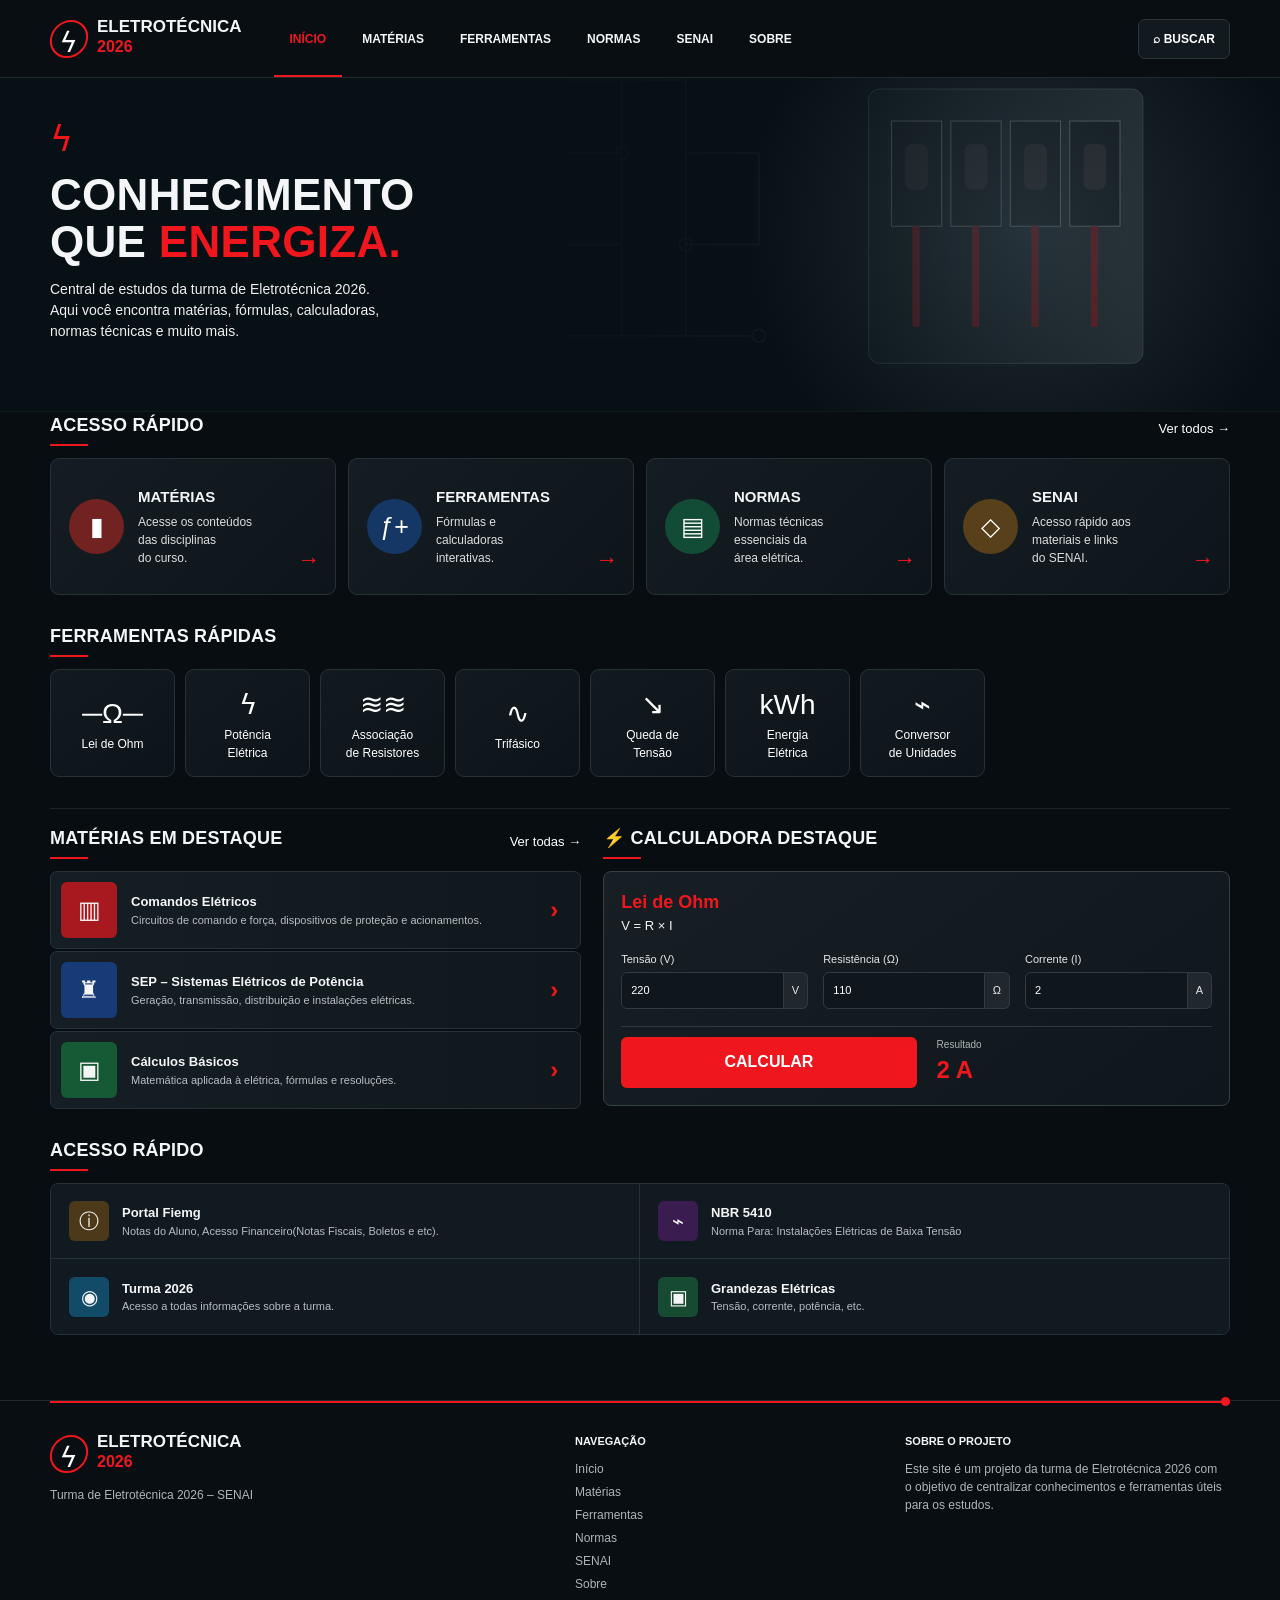
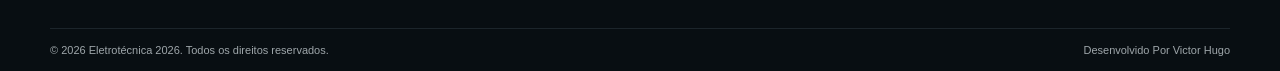
<file: index.html>
<!DOCTYPE html>
<html lang="pt-BR">

<head>
  <meta charset="UTF-8">
  <meta name="viewport" content="width=device-width, initial-scale=1.0">
  <title>Eletrotécnica 2026 | Central de Estudos da Turma</title>
  <link rel="shortcut icon" href="assets/img/logotransparente.png" type="image/x-icon">
  <link rel="stylesheet" href="assets/css/style.css">
  <script src="js/main.js" defer></script>
  <script src="js/calculadora.js" defer></script>
  <link rel="stylesheet" href="assets/css/busca.css">
  <script src="js/busca.js" defer></script>

  <!-- SEO METADATA START -->
  <meta name="description" content="Central de estudos da turma de Eletrotécnica 2026 com matérias, fórmulas, calculadoras, normas técnicas e materiais úteis.">
  <meta name="author" content="Turma de Eletrotécnica 2026 - SENAI">
  <link rel="canonical" href="https://turmaeletrotecnica.github.io/eletrotecnica/">
  <meta property="og:locale" content="pt_BR">
  <meta property="og:type" content="website">
  <meta property="og:site_name" content="Eletrotécnica 2026">
  <meta property="og:title" content="Eletrotécnica 2026 | Central de Estudos da Turma">
  <meta property="og:description" content="Central de estudos da turma de Eletrotécnica 2026 com matérias, fórmulas, calculadoras, normas técnicas e materiais úteis.">
  <meta property="og:url" content="https://turmaeletrotecnica.github.io/eletrotecnica/">
  <meta property="og:image" content="https://turmaeletrotecnica.github.io/eletrotecnica/assets/img/logotransparente.png">
  <meta property="og:image:alt" content="Logo da turma de Eletrotécnica 2026">
  <meta name="twitter:card" content="summary">
  <meta name="twitter:title" content="Eletrotécnica 2026 | Central de Estudos da Turma">
  <meta name="twitter:description" content="Central de estudos da turma de Eletrotécnica 2026 com matérias, fórmulas, calculadoras, normas técnicas e materiais úteis.">
  <meta name="twitter:image" content="https://turmaeletrotecnica.github.io/eletrotecnica/assets/img/logotransparente.png">
  <!-- SEO METADATA END -->

</head>

<body>

  <header class="header">
    <a class="brand" href="index.html">
      <span class="brand-mark">ϟ</span>
      <span><strong>ELETROTÉCNICA</strong><b>2026</b></span>
    </a>

    <nav class="nav" aria-label="Navegação principal">
      <a class="active" href="#inicio">INÍCIO</a>
      <a href="materias.html">MATÉRIAS</a>
      <a href="ferramentas.html">FERRAMENTAS</a>
      <a href="normas.html">NORMAS</a>
      <a href="senai.html">SENAI</a>
      <a href="sobre.html">SOBRE</a>
    </nav>

    <button class="search-btn" type="button" aria-label="Buscar">⌕ <span>BUSCAR</span></button>
  </header>

  <main id="inicio">

    <section class="hero">
      <div class="hero-bg"></div>
      <div class="hero-content">
        <div class="bolt">ϟ</div>
        <h1>CONHECIMENTO<br>QUE <span>ENERGIZA.</span></h1>
        <p>Central de estudos da turma de Eletrotécnica 2026.<br>
          Aqui você encontra matérias, fórmulas, calculadoras,<br>
          normas técnicas e muito mais.</p>
      </div>
    </section>

    <section class="section quick-section">
      <div class="section-heading">
        <h2>ACESSO RÁPIDO</h2><a href="#">Ver todos →</a>
      </div>
      <div class="quick-grid">
        <a class="quick-card red" href="materias.html"><i>▮</i>
          <div>
            <h3>MATÉRIAS</h3>
            <p>Acesse os conteúdos<br>das disciplinas<br>do curso.</p>
          </div><b>→</b>
        </a>
        <a class="quick-card blue" href="ferramentas.html"><i>ƒ+</i>
          <div>
            <h3>FERRAMENTAS</h3>
            <p>Fórmulas e<br>calculadoras<br>interativas.</p>
          </div><b>→</b>
        </a>
        <a class="quick-card green" href="normas.html"><i>▤</i>
          <div>
            <h3>NORMAS</h3>
            <p>Normas técnicas<br>essenciais da<br>área elétrica.</p>
          </div><b>→</b>
        </a>
        <a class="quick-card gold" href="senai.html"><i>◇</i>
          <div>
            <h3>SENAI</h3>
            <p>Acesso rápido aos<br>materiais e links<br>do SENAI.</p>
          </div><b>→</b>
        </a>
      </div>
    </section>

    <section class="section">
      <div class="section-heading">
        <h2>FERRAMENTAS RÁPIDAS</h2>
      </div>
      <div class="tools">
        <button class="tool" data-tool="ohm" onclick="window.location.href='ferramentas.html'"><span>─Ω─</span><small>Lei de Ohm</small></button>
        <button class="tool" data-tool="power" onclick="window.location.href='ferramentas.html'"><span>ϟ</span><small>Potência<br>Elétrica</small></button>
        <button class="tool" onclick="window.location.href='ferramentas.html'"><span>≋≋</span><small>Associação<br>de Resistores</small></button>
        <button class="tool" onclick="window.location.href='ferramentas.html'"><span>∿</span><small>Trifásico</small></button>
        <button class="tool" onclick="window.location.href='ferramentas.html'"><span>↘</span><small>Queda de<br>Tensão</small></button>
        <button class="tool" onclick="window.location.href='ferramentas.html'"><span>kWh</span><small>Energia<br>Elétrica</small></button>
        <button class="tool" onclick="window.location.href='ferramentas.html'"><span>⌁</span><small>Conversor<br>de Unidades</small></button>
      </div>
    </section>

    <section class="section content-grid">
      <div id="materias">
        <div class="section-heading">
          <h2>MATÉRIAS EM DESTAQUE</h2><a href="#">Ver todas →</a>
        </div>
        <div class="subject-list">
          <a class="subject"><span class="subject-icon red">▥</span>
            <div>
              <h3>Comandos Elétricos</h3>
              <p>Circuitos de comando e força, dispositivos de proteção e acionamentos.</p>
            </div><b>›</b>
          </a>
          <a class="subject"><span class="subject-icon blue">♜</span>
            <div>
              <h3>SEP – Sistemas Elétricos de Potência</h3>
              <p>Geração, transmissão, distribuição e instalações elétricas.</p>
            </div><b>›</b>
          </a>
          <a class="subject" href="ferramentas.html"><span class="subject-icon green">▣</span>
            <div>
              <h3>Cálculos Básicos</h3>
              <p>Matemática aplicada à elétrica, fórmulas e resoluções.</p>
            </div><b>›</b>
          </a>
        </div>
      </div>

      <div id="calculos" class="calculator-card">
        <div class="section-heading">
          <h2>⚡ CALCULADORA DESTAQUE</h2>
        </div>
        <div class="calculator">
          <h3>Lei de Ohm</h3>
          <div class="formula">V = R × I</div>
          <div class="fields">
            <label>Tensão (V)<div><input id="voltage" type="number" value="220"><span>V</span></div></label>
            <label>Resistência (Ω)<div><input id="resistance" type="number" value="110"><span>Ω</span></div></label>
            <label>Corrente (I)<div><input id="current" type="number" value="2"><span>A</span></div></label>
          </div>
          <div class="calc-bottom"><button id="calculate">CALCULAR</button>
            <div><small>Resultado</small><strong id="result">2 A</strong></div>
          </div>
        </div>
      </div>
    </section>

    <section class="section" id="consulta">
      <div class="section-heading">
        <h2>ACESSO RÁPIDO</h2>
      </div>
      <div class="consult-grid">
        <a class="consult gold" target="_blank" href="https://portaldoaluno.fiemg.com.br/FrameHTML/web/app/edu/PortalEducacional/#/"><span>ⓘ</span>
          <div>
            <h3>Portal Fiemg</h3>
            <p>Notas do Aluno, Acesso Financeiro(Notas Fiscais, Boletos e etc).</p>
          </div>
        </a>
        <a class="consult purple" target="_blank" href="https://drive.google.com/file/d/1HL8cE51-G3yfjq-VJKdgrP9sRqw2SVOq/view?usp=sharing"><span>⌁</span>
          <div>
            <h3>NBR 5410</h3>
            <p>Norma Para: Instalações Elétricas de Baixa Tensão</p>
          </div>
        </a>
        <a class="consult cyan" target="_blank" href="sobre.html"><span>◉</span>
          <div>
            <h3>Turma 2026</h3>
            <p>Acesso a todas informações sobre a turma.</p>
          </div>
        </a>
        <a class="consult green" target="_blank" href="ferramentas.html"><span>▣</span>
          <div>
            <h3>Grandezas Elétricas</h3>
            <p>Tensão, corrente, potência, etc.</p>
          </div>
        </a>
      </div>
    </section>

  </main>

  <footer class="footer" id="sobre">
    <div class="footer-line"></div>
    <div class="footer-grid">
      <div class="footer-brand"><div class="brand"><span class="brand-mark">ϟ</span><span><strong>ELETROTÉCNICA</strong><b>2026</b></span></div><p>Turma de Eletrotécnica 2026 – SENAI</p></div>
      <div><h3>NAVEGAÇÃO</h3><a href="index.html">Início</a><a href="materias.html">Matérias</a><a href="ferramentas.html">Ferramentas</a><a href="normas.html">Normas</a><a href="senai.html">SENAI</a><a href="sobre.html">Sobre</a></div>
      <div id="senai"><h3>SOBRE O PROJETO</h3><p>Este site é um projeto da turma de Eletrotécnica 2026 com o objetivo de centralizar conhecimentos e ferramentas úteis para os estudos.</p></div>
    </div>
    <div class="footer-bottom"><a href="https://drive.google.com/file/d/1MW7TFQEhHR4t4NOY6ehpuE34SxmluMWr/view" target="_blank"><span>© 2026 Eletrotécnica 2026. Todos os direitos reservados.</span><span>Desenvolvido Por Victor Hugo</a></span></div>
  </footer>
</body>

</html>
</file>
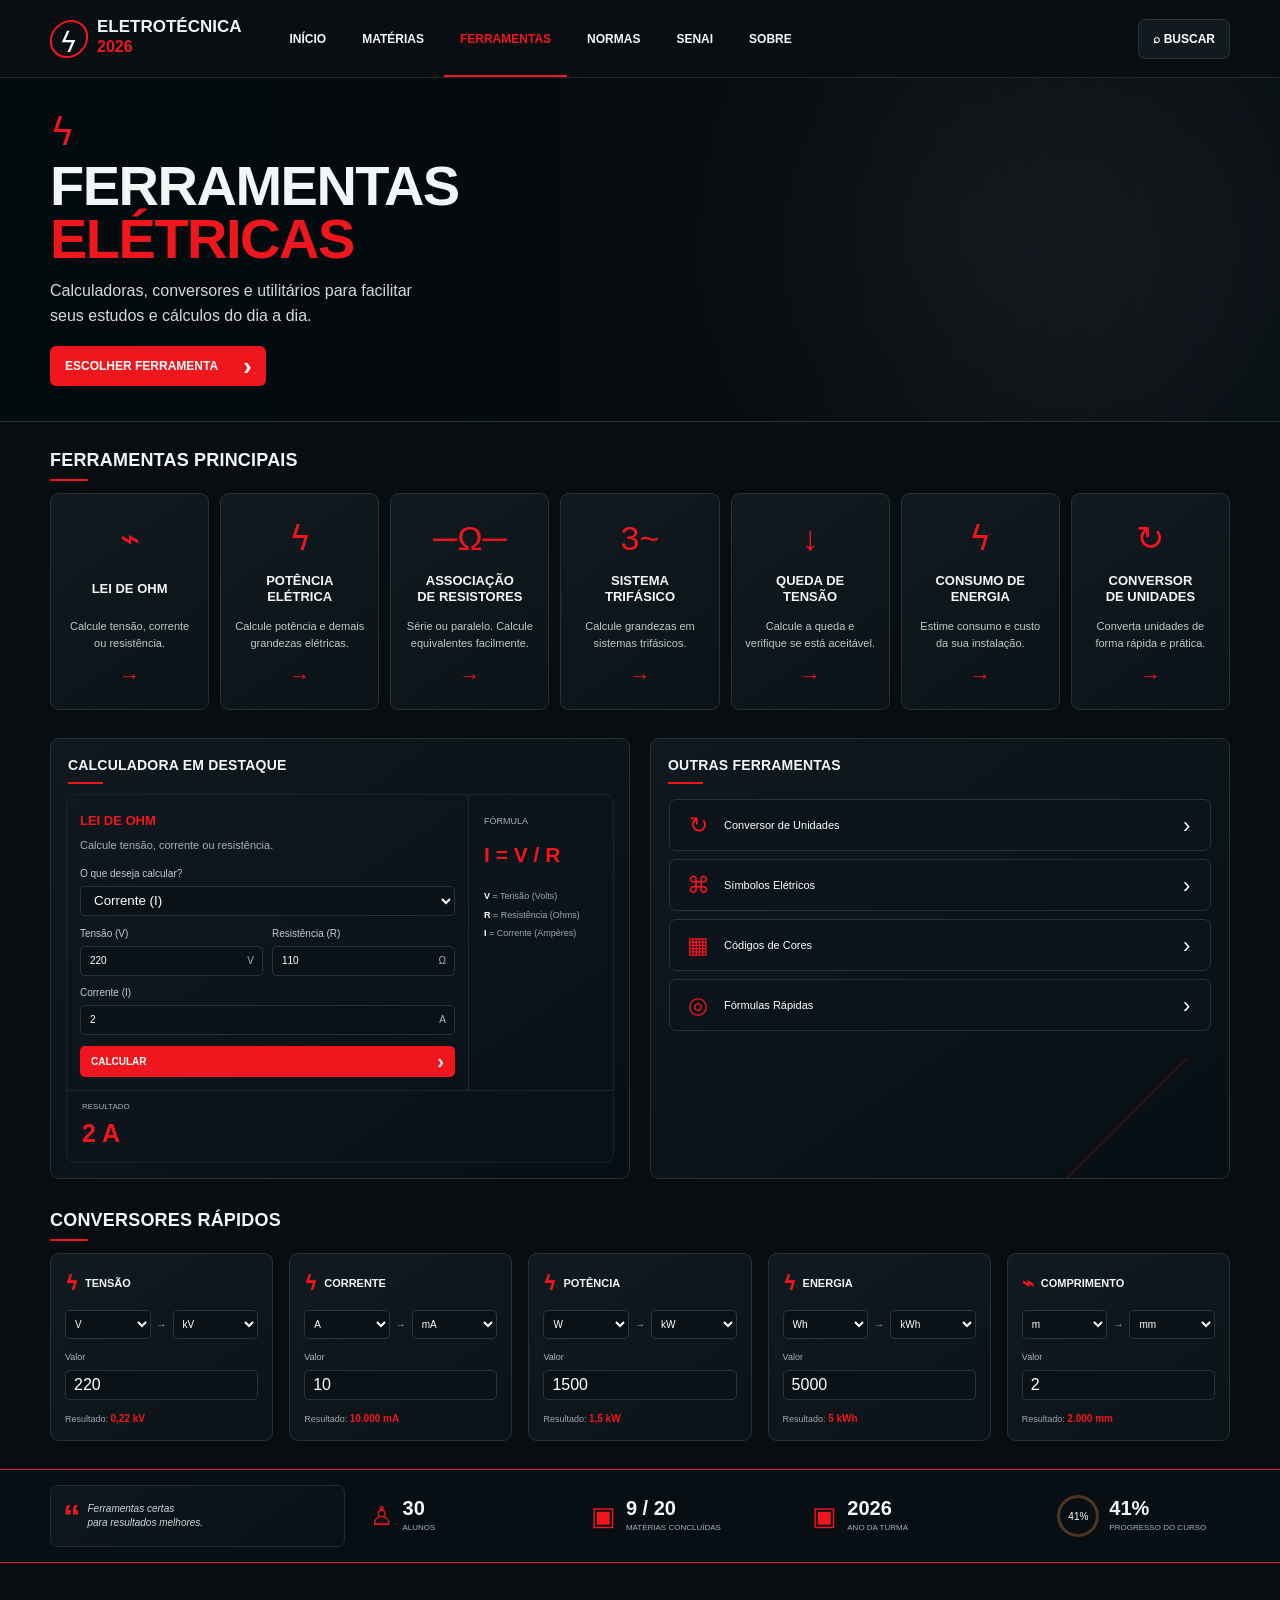
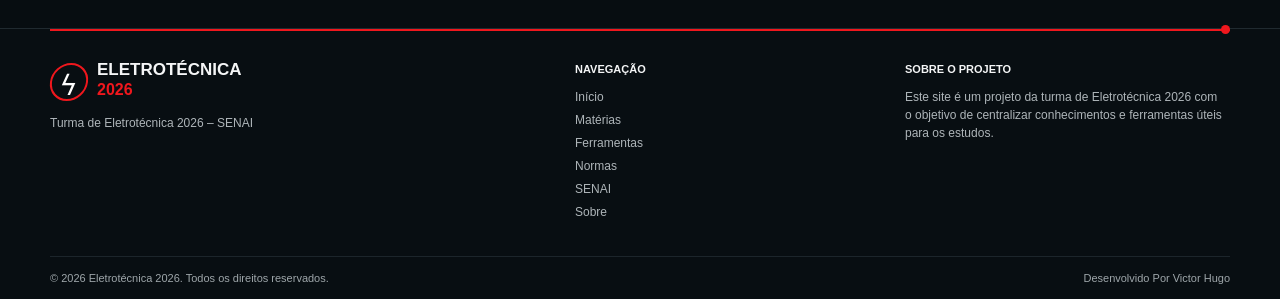
<file: ferramentas.html>
<!doctype html>
<html lang="pt-BR">
  <head>
    <meta charset="UTF-8" />
    <meta name="viewport" content="width=device-width, initial-scale=1.0" />

    <title>Calculadoras Elétricas | Eletrotécnica 2026</title>

    <link
      rel="shortcut icon"
      href="assets/img/logotransparente.png"
      type="image/x-icon"
    />

    <link rel="stylesheet" href="assets/css/style.css" />

    <!-- JS -->
    <script src="js/ferramentas.js" defer></script>
    <link rel="stylesheet" href="assets/css/busca.css">
  <script src="js/busca.js" defer></script>

  <!-- SEO METADATA START -->
  <meta name="description" content="Calculadoras e fórmulas para estudos de Eletrotécnica: Lei de Ohm, potência, resistores, trifásico, queda de tensão e conversão de unidades.">
  <meta name="author" content="Turma de Eletrotécnica 2026 - SENAI">
  <link rel="canonical" href="https://turmaeletrotecnica.github.io/eletrotecnica/ferramentas.html">
  <meta property="og:locale" content="pt_BR">
  <meta property="og:type" content="website">
  <meta property="og:site_name" content="Eletrotécnica 2026">
  <meta property="og:title" content="Calculadoras Elétricas | Eletrotécnica 2026">
  <meta property="og:description" content="Calculadoras e fórmulas para estudos de Eletrotécnica: Lei de Ohm, potência, resistores, trifásico, queda de tensão e conversão de unidades.">
  <meta property="og:url" content="https://turmaeletrotecnica.github.io/eletrotecnica/ferramentas.html">
  <meta property="og:image" content="https://turmaeletrotecnica.github.io/eletrotecnica/assets/img/logotransparente.png">
  <meta property="og:image:alt" content="Logo da turma de Eletrotécnica 2026">
  <meta name="twitter:card" content="summary">
  <meta name="twitter:title" content="Calculadoras Elétricas | Eletrotécnica 2026">
  <meta name="twitter:description" content="Calculadoras e fórmulas para estudos de Eletrotécnica: Lei de Ohm, potência, resistores, trifásico, queda de tensão e conversão de unidades.">
  <meta name="twitter:image" content="https://turmaeletrotecnica.github.io/eletrotecnica/assets/img/logotransparente.png">
  <!-- SEO METADATA END -->

</head>

  <body>
    <!-- =====================================================
       HEADER
       ===================================================== -->

    <header class="header">
      <a class="brand" href="index.html">
        <span class="brand-mark">ϟ</span>

        <span>
          <strong>ELETROTÉCNICA</strong>
          <b>2026</b>
        </span>
      </a>

      <nav class="nav" aria-label="Navegação principal">
        <a href="index.html">INÍCIO</a>
        <a href="materias.html">MATÉRIAS</a>
        <a class="active" href="ferramentas.html">FERRAMENTAS</a>
        <a href="normas.html">NORMAS</a>
        <a href="senai.html">SENAI</a>
        <a href="sobre.html">SOBRE</a>
      </nav>

      <button class="search-btn" type="button" aria-label="Buscar">
        ⌕ <span>BUSCAR</span>
      </button>
    </header>

    <main>
      <!-- =====================================================
         HERO
         ===================================================== -->

      <section class="tools-hero">
        <div class="tools-hero-bg"></div>

        <div class="tools-hero-content">
          <div class="tools-bolt">ϟ</div>

          <h1>
            FERRAMENTAS<br />
            <span>ELÉTRICAS</span>
          </h1>

          <p>
            Calculadoras, conversores e utilitários para facilitar seus estudos
            e cálculos do dia a dia.
          </p>

          <a class="tools-primary-btn" href="#ferramentas-principais">
            ESCOLHER FERRAMENTA
            <span>›</span>
          </a>
        </div>
      </section>

      <!-- =====================================================
         FERRAMENTAS PRINCIPAIS
         ===================================================== -->

      <section class="section tools-section" id="ferramentas-principais">
        <div class="section-heading">
          <h2>FERRAMENTAS PRINCIPAIS</h2>
        </div>

        <div class="tools-main-grid">
          <button class="main-tool-card" data-tool="ohm">
            <span class="main-tool-icon">⌁</span>

            <strong>LEI DE OHM</strong>

            <p>Calcule tensão, corrente ou resistência.</p>

            <span class="main-tool-arrow">→</span>
          </button>

          <button class="main-tool-card" data-tool="power" onclick="mensagemconstrucao()">
            <span class="main-tool-icon">ϟ</span>

            <strong>POTÊNCIA<br />ELÉTRICA</strong>

            <p>Calcule potência e demais grandezas elétricas.</p>

            <span class="main-tool-arrow">→</span>
          </button>

          <button class="main-tool-card" data-tool="resistors" onclick="mensagemconstrucao()">
            <span class="main-tool-icon">─Ω─</span>

            <strong>ASSOCIAÇÃO<br />DE RESISTORES</strong>

            <p>Série ou paralelo. Calcule equivalentes facilmente.</p>

            <span class="main-tool-arrow">→</span>
          </button>

          <button class="main-tool-card" data-tool="three-phase" onclick="mensagemconstrucao()">
            <span class="main-tool-icon">3~</span>

            <strong>SISTEMA<br />TRIFÁSICO</strong>

            <p>Calcule grandezas em sistemas trifásicos.</p>

            <span class="main-tool-arrow">→</span>
          </button>

          <button class="main-tool-card" data-tool="voltage-drop" onclick="mensagemconstrucao()">
            <span class="main-tool-icon">↓</span>

            <strong>QUEDA DE<br />TENSÃO</strong>

            <p>Calcule a queda e verifique se está aceitável.</p>

            <span class="main-tool-arrow">→</span>
          </button>

          <button class="main-tool-card" data-tool="energy" onclick="mensagemconstrucao()">
            <span class="main-tool-icon">ϟ</span>

            <strong>CONSUMO DE<br />ENERGIA</strong>

            <p>Estime consumo e custo da sua instalação.</p>

            <span class="main-tool-arrow">→</span>
          </button>

          <button class="main-tool-card" data-tool="units">
            <span class="main-tool-icon">↻</span>

            <strong>CONVERSOR<br />DE UNIDADES</strong>

            <p>Converta unidades de forma rápida e prática.</p>

            <span class="main-tool-arrow">→</span>
          </button>
        </div>
      </section>

      <!-- =====================================================
         CALCULADORA + OUTRAS FERRAMENTAS
         ===================================================== -->

      <section class="section tools-feature-grid">
        <!-- LEI DE OHM -->

        <div class="tools-panel ohm-panel" id="calculadora-ohm">
          <div class="tools-panel-title">
            <h2>CALCULADORA EM DESTAQUE</h2>
          </div>

          <div class="ohm-calculator">
            <div class="ohm-content">
              <span class="tool-label"> LEI DE OHM </span>

              <p class="tool-description">
                Calcule tensão, corrente ou resistência.
              </p>

              <label>
                O que deseja calcular?

                <select id="ohm-mode">
                  <option value="current">Corrente (I)</option>

                  <option value="voltage">Tensão (V)</option>

                  <option value="resistance">Resistência (R)</option>
                </select>
              </label>

              <div class="ohm-fields">
                <label>
                  Tensão (V)

                  <div class="input-unit">
                    <input
                      id="ohm-voltage"
                      type="number"
                      value="220"
                      min="0"
                      step="any"
                    />

                    <span>V</span>
                  </div>
                </label>

                <label>
                  Resistência (R)

                  <div class="input-unit">
                    <input
                      id="ohm-resistance"
                      type="number"
                      value="110"
                      min="0"
                      step="any"
                    />

                    <span>Ω</span>
                  </div>
                </label>

                <label>
                  Corrente (I)

                  <div class="input-unit">
                    <input
                      id="ohm-current"
                      type="number"
                      value="2"
                      min="0"
                      step="any"
                    />

                    <span>A</span>
                  </div>
                </label>
              </div>

              <button
                class="tools-calculate-btn"
                id="calculate-ohm"
                type="button"
              >
                CALCULAR
                <span>›</span>
              </button>
            </div>

            <div class="ohm-formula">
              <span>FÓRMULA</span>

              <strong id="ohm-formula"> I = V / R </strong>

              <div>
                <p><b>V</b> = Tensão (Volts)</p>
                <p><b>R</b> = Resistência (Ohms)</p>
                <p><b>I</b> = Corrente (Ampères)</p>
              </div>
            </div>

            <div class="ohm-result">
              <small>RESULTADO</small>

              <strong id="ohm-result"> 2 A </strong>
            </div>
          </div>
        </div>

        <!-- OUTRAS FERRAMENTAS -->

        <div class="tools-panel other-tools">
          <div class="tools-panel-title">
            <h2>OUTRAS FERRAMENTAS</h2>
          </div>

          <div class="other-tools-list">
            <button class="other-tool" data-tool="units">
              <span>↻</span>

              <strong> Conversor de Unidades </strong>

              <b>›</b>
            </button>

            <button class="other-tool" data-tool="symbols">
              <span>⌘</span>

              <strong> Símbolos Elétricos </strong>

              <b>›</b>
            </button>

            <button class="other-tool" data-tool="colors">
              <span>▦</span>

              <strong> Códigos de Cores </strong>

              <b>›</b>
            </button>

            <button class="other-tool" data-tool="formulas">
              <span>◎</span>

              <strong> Fórmulas Rápidas </strong>

              <b>›</b>
            </button>
          </div>
        </div>
      </section>

      <!-- =====================================================
         CONVERSORES
         ===================================================== -->

      <section class="section converters-section">
        <div class="section-heading">
          <h2>CONVERSORES RÁPIDOS</h2>
        </div>

        <div class="converter-grid">
          <!-- TENSÃO -->

          <article class="converter-card">
            <h3>
              <span>ϟ</span>
              TENSÃO
            </h3>

            <div class="converter-selects">
              <select data-from="voltage">
                <option value="V">V</option>
                <option value="kV">kV</option>
                <option value="mV">mV</option>
              </select>

              <span>→</span>

              <select data-to="voltage">
                <option value="kV">kV</option>
                <option value="V">V</option>
                <option value="mV">mV</option>
              </select>
            </div>

            <label>Valor</label>

            <input
              class="converter-input"
              type="number"
              value="220"
              data-type="voltage"
            />

            <p>
              Resultado:
              <strong data-result="voltage"> 0,22 kV </strong>
            </p>
          </article>

          <!-- CORRENTE -->

          <article class="converter-card">
            <h3>
              <span>ϟ</span>
              CORRENTE
            </h3>

            <div class="converter-selects">
              <select data-from="current">
                <option value="A">A</option>
                <option value="mA">mA</option>
                <option value="kA">kA</option>
              </select>

              <span>→</span>

              <select data-to="current">
                <option value="mA">mA</option>
                <option value="A">A</option>
                <option value="kA">kA</option>
              </select>
            </div>

            <label>Valor</label>

            <input
              class="converter-input"
              type="number"
              value="10"
              data-type="current"
            />

            <p>
              Resultado:
              <strong data-result="current"> 10.000 mA </strong>
            </p>
          </article>

          <!-- POTÊNCIA -->

          <article class="converter-card">
            <h3>
              <span>ϟ</span>
              POTÊNCIA
            </h3>

            <div class="converter-selects">
              <select data-from="power">
                <option value="W">W</option>
                <option value="kW">kW</option>
                <option value="MW">MW</option>
              </select>

              <span>→</span>

              <select data-to="power">
                <option value="kW">kW</option>
                <option value="W">W</option>
                <option value="MW">MW</option>
              </select>
            </div>

            <label>Valor</label>

            <input
              class="converter-input"
              type="number"
              value="1500"
              data-type="power"
            />

            <p>
              Resultado:
              <strong data-result="power"> 1,5 kW </strong>
            </p>
          </article>

          <!-- ENERGIA -->

          <article class="converter-card">
            <h3>
              <span>ϟ</span>
              ENERGIA
            </h3>

            <div class="converter-selects">
              <select data-from="energy">
                <option value="Wh">Wh</option>
                <option value="kWh">kWh</option>
                <option value="MWh">MWh</option>
              </select>

              <span>→</span>

              <select data-to="energy">
                <option value="kWh">kWh</option>
                <option value="Wh">Wh</option>
                <option value="MWh">MWh</option>
              </select>
            </div>

            <label>Valor</label>

            <input
              class="converter-input"
              type="number"
              value="5000"
              data-type="energy"
            />

            <p>
              Resultado:
              <strong data-result="energy"> 5 kWh </strong>
            </p>
          </article>

          <!-- COMPRIMENTO -->

          <article class="converter-card">
            <h3>
              <span>⌁</span>
              COMPRIMENTO
            </h3>

            <div class="converter-selects">
              <select data-from="length">
                <option value="m">m</option>
                <option value="cm">cm</option>
                <option value="mm">mm</option>
                <option value="km">km</option>
              </select>

              <span>→</span>

              <select data-to="length">
                <option value="mm">mm</option>
                <option value="m">m</option>
                <option value="cm">cm</option>
                <option value="km">km</option>
              </select>
            </div>

            <label>Valor</label>

            <input
              class="converter-input"
              type="number"
              value="2"
              data-type="length"
            />

            <p>
              Resultado:
              <strong data-result="length"> 2000 mm </strong>
            </p>
          </article>
        </div>
      </section>

      <!-- =====================================================
         STATUS DA TURMA
         ===================================================== -->

      <section class="tools-stats">
        <div class="tools-stats-inner">
          <div class="tools-quote">
            <span>“</span>
            <p>
              Ferramentas certas<br />
              para resultados melhores.
            </p>
          </div>

          <div class="stat">
            <span>♙</span>

            <div>
              <strong>30</strong>
              <small>ALUNOS</small>
            </div>
          </div>

          <div class="stat">
            <span>▣</span>

            <div>
              <strong>9 / 20</strong>
              <small>MATÉRIAS CONCLUÍDAS</small>
            </div>
          </div>

          <div class="stat">
            <span>▣</span>

            <div>
              <strong>2026</strong>
              <small>ANO DA TURMA</small>
            </div>
          </div>

          <div class="stat progress-stat">
            <div class="progress-circle">41%</div>

            <div>
              <strong>41%</strong>
              <small>PROGRESSO DO CURSO</small>
            </div>
          </div>
        </div>
      </section>
    </main>

  <footer class="footer" id="sobre">
    <div class="footer-line"></div>
    <div class="footer-grid">
      <div class="footer-brand"><div class="brand"><span class="brand-mark">ϟ</span><span><strong>ELETROTÉCNICA</strong><b>2026</b></span></div><p>Turma de Eletrotécnica 2026 – SENAI</p></div>
      <div><h3>NAVEGAÇÃO</h3><a href="index.html">Início</a><a href="materias.html">Matérias</a><a href="ferramentas.html">Ferramentas</a><a href="normas.html">Normas</a><a href="senai.html">SENAI</a><a href="sobre.html">Sobre</a></div>
      <div id="senai"><h3>SOBRE O PROJETO</h3><p>Este site é um projeto da turma de Eletrotécnica 2026 com o objetivo de centralizar conhecimentos e ferramentas úteis para os estudos.</p></div>
    </div>
    <div class="footer-bottom"><a href="https://victoroliveiratec.github.io/Portifolio/" target="_blank"><span>© 2026 Eletrotécnica 2026. Todos os direitos reservados.</span><span>Desenvolvido Por Victor Hugo</a></span></div>
  </footer>
  </body>
</html>
</file>
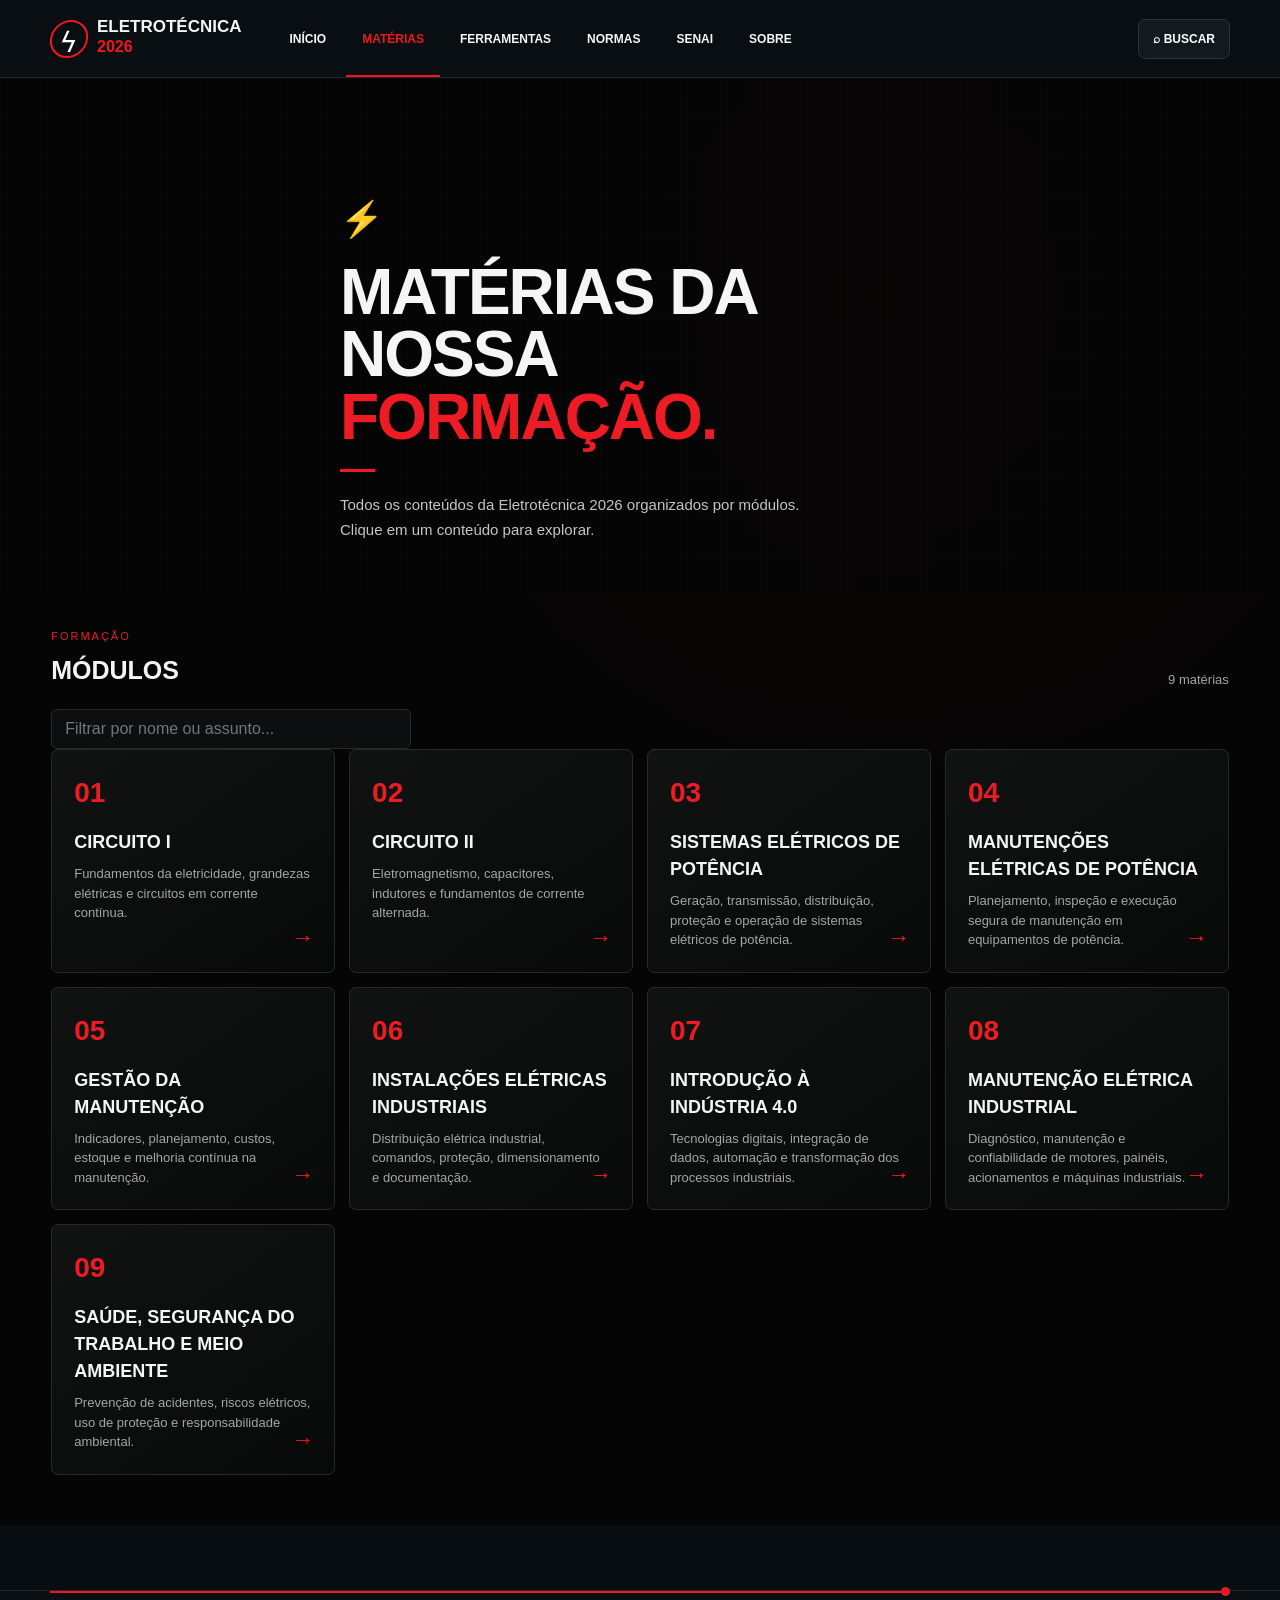
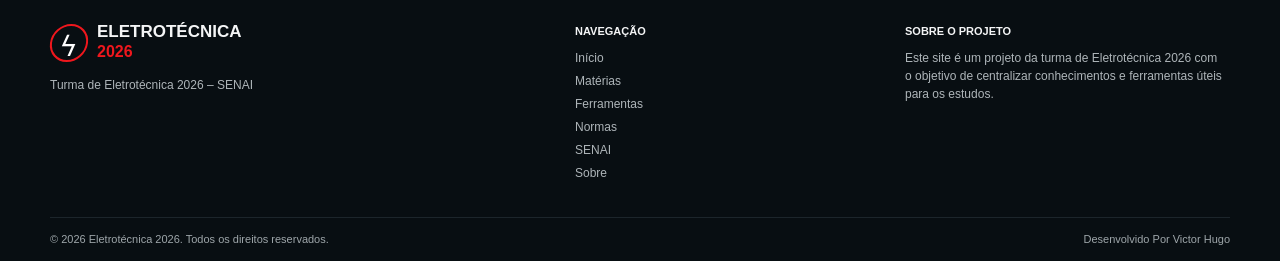
<file: materias.html>
<!doctype html>
<html lang="pt-BR">
  <head>
    <meta charset="UTF-8" />
    <meta name="viewport" content="width=device-width, initial-scale=1.0" />

    <title>Matérias de Eletrotécnica | Turma 2026</title>

    <!-- CSS GLOBAL DO SEU SITE -->
    <link rel="stylesheet" href="assets/css/style.css" />

    <!-- CSS DA PÁGINA -->
    <link rel="stylesheet" href="assets/css/materias.css" />
    <link rel="stylesheet" href="assets/css/busca.css">
  <script src="js/busca.js" defer></script>

  <!-- SEO METADATA START -->
  <meta name="description" content="Aulas e conteúdos da formação em Eletrotécnica 2026, organizados por módulos: circuitos, potência, instalações, manutenção e segurança.">
  <meta name="author" content="Turma de Eletrotécnica 2026 - SENAI">
  <link rel="canonical" href="https://turmaeletrotecnica.github.io/eletrotecnica/materias.html">
  <meta property="og:locale" content="pt_BR">
  <meta property="og:type" content="website">
  <meta property="og:site_name" content="Eletrotécnica 2026">
  <meta property="og:title" content="Matérias de Eletrotécnica | Turma 2026">
  <meta property="og:description" content="Aulas e conteúdos da formação em Eletrotécnica 2026, organizados por módulos: circuitos, potência, instalações, manutenção e segurança.">
  <meta property="og:url" content="https://turmaeletrotecnica.github.io/eletrotecnica/materias.html">
  <meta property="og:image" content="https://turmaeletrotecnica.github.io/eletrotecnica/assets/img/logotransparente.png">
  <meta property="og:image:alt" content="Logo da turma de Eletrotécnica 2026">
  <meta name="twitter:card" content="summary">
  <meta name="twitter:title" content="Matérias de Eletrotécnica | Turma 2026">
  <meta name="twitter:description" content="Aulas e conteúdos da formação em Eletrotécnica 2026, organizados por módulos: circuitos, potência, instalações, manutenção e segurança.">
  <meta name="twitter:image" content="https://turmaeletrotecnica.github.io/eletrotecnica/assets/img/logotransparente.png">
  <!-- SEO METADATA END -->

</head>

  <body>
    <!-- =====================================================
       HEADER
  ======================================================
  https://drive.google.com/file/d/1MW7TFQEhHR4t4NOY6ehpuE34SxmluMWr/view
 -->

  <header class="header">
    <a class="brand" href="index.html">
      <span class="brand-mark">ϟ</span>
      <span><strong>ELETROTÉCNICA</strong><b>2026</b></span>
    </a>

    <nav class="nav" aria-label="Navegação principal">
      <a href="index.html">INÍCIO</a>
      <a class="active" href="materias.html">MATÉRIAS</a>
      <a href="ferramentas.html">FERRAMENTAS</a>
      <a href="normas.html">NORMAS</a>
      <a href="senai.html">SENAI</a>
      <a href="sobre.html">SOBRE</a>
    </nav>

    <button class="search-btn" type="button" aria-label="Buscar">⌕ <span>BUSCAR</span></button>
  </header>

    <!-- =====================================================
       MAIN
  ====================================================== -->

    <main class="materias-page">
      <!-- =================================================
         HERO
    ================================================== -->

      <section class="materias-hero">
        <div class="hero-content">
          <div class="hero-icon">⚡</div>

          <h1>
            MATÉRIAS DA<br />
            NOSSA<br />
            <span>FORMAÇÃO.</span>
          </h1>

          <div class="hero-line"></div>

          <p>
            Todos os conteúdos da Eletrotécnica 2026 organizados por módulos.<br />

            Clique em um conteúdo para explorar.
          </p>
        </div>
      </section>

      <section class="materias-section">
        <div class="materias-header">
          <div>
            <span class="section-label"> FORMAÇÃO </span>

            <h2>MÓDULOS</h2>
          </div>

          <span class="materias-count" id="materias-count"> 0 matérias </span>
        </div>

        <div class="materias-filtros">
          <label class="sr-only" for="materiasBusca">Pesquisar matéria</label>
          <input class="materias-filtro-input" id="materiasBusca" type="search"
            placeholder="Filtrar por nome ou assunto..." autocomplete="off" />
        </div>

        <!-- CARDS GERADOS PELO JS -->

        <div class="materias-grid" id="materias-grid"></div>
      </section>

      <section class="conteudo-section" id="conteudo-section">
        <div class="conteudo-container">

          <aside class="conteudo-sidebar">
            <div class="sidebar-header">
              <span class="sidebar-numero" id="sidebar-numero"> 01 </span>

              <div>
                <strong id="sidebar-materia"> CIRCUITO I </strong>

                <small id="sidebar-descricao">
                  Fundamentos da Eletricidade
                </small>
              </div>
            </div>

            <div class="conteudo-lista" id="conteudo-lista"></div>

            <button class="btn-voltar" id="btn-voltar">
              ←

              <span> VOLTAR PARA A LISTA </span>
            </button>
          </aside>

          <!-- ---------------------------------------------
             CONTEÚDO PRINCIPAL
        ---------------------------------------------- -->

          <article class="conteudo-main">
            <button
              class="conteudo-fechar"
              id="conteudo-fechar"
              aria-label="Fechar conteúdo"
            >
              ×
            </button>

            <div class="conteudo-titulo">
              <span id="conteudo-numero"> 01 </span>

              <h2 id="conteudo-titulo">INTRODUÇÃO À ELETRICIDADE</h2>
            </div>

            <div class="conteudo-red-line"></div>

            <p class="conteudo-descricao" id="conteudo-descricao">
              Selecione um conteúdo para começar.
            </p>

            <div class="conteudo-texto" id="conteudo-texto"></div>

            <!-- NAVEGAÇÃO -->

            <div class="conteudo-navegacao">
              <button class="btn-navegacao" id="btn-anterior">
                ←

                <span> ANTERIOR </span>
              </button>

              <button class="btn-navegacao btn-proximo" id="btn-proximo">
                <span> PRÓXIMO </span>

                →
              </button>
            </div>
          </article>
        </div>
      </section>
    </main>

    <!-- =====================================================
       FOOTER
  ====================================================== -->

  <footer class="footer" id="sobre">
    <div class="footer-line"></div>
    <div class="footer-grid">
      <div class="footer-brand"><div class="brand"><span class="brand-mark">ϟ</span><span><strong>ELETROTÉCNICA</strong><b>2026</b></span></div><p>Turma de Eletrotécnica 2026 – SENAI</p></div>
      <div><h3>NAVEGAÇÃO</h3><a href="index.html">Início</a><a href="materias.html">Matérias</a><a href="ferramentas.html">Ferramentas</a><a href="normas.html">Normas</a><a href="senai.html">SENAI</a><a href="sobre.html">Sobre</a></div>
      <div id="senai"><h3>SOBRE O PROJETO</h3><p>Este site é um projeto da turma de Eletrotécnica 2026 com o objetivo de centralizar conhecimentos e ferramentas úteis para os estudos.</p></div>
    </div>
    <div class="footer-bottom"><a href="https://victoroliveiratec.github.io/Portifolio/" target="_blank"><span>© 2026 Eletrotécnica 2026. Todos os direitos reservados.</span><span>Desenvolvido Por Victor Hugo</a></span></div>
  </footer>

    <script src="js/materias.js"></script>
  </body>
</html>
</file>
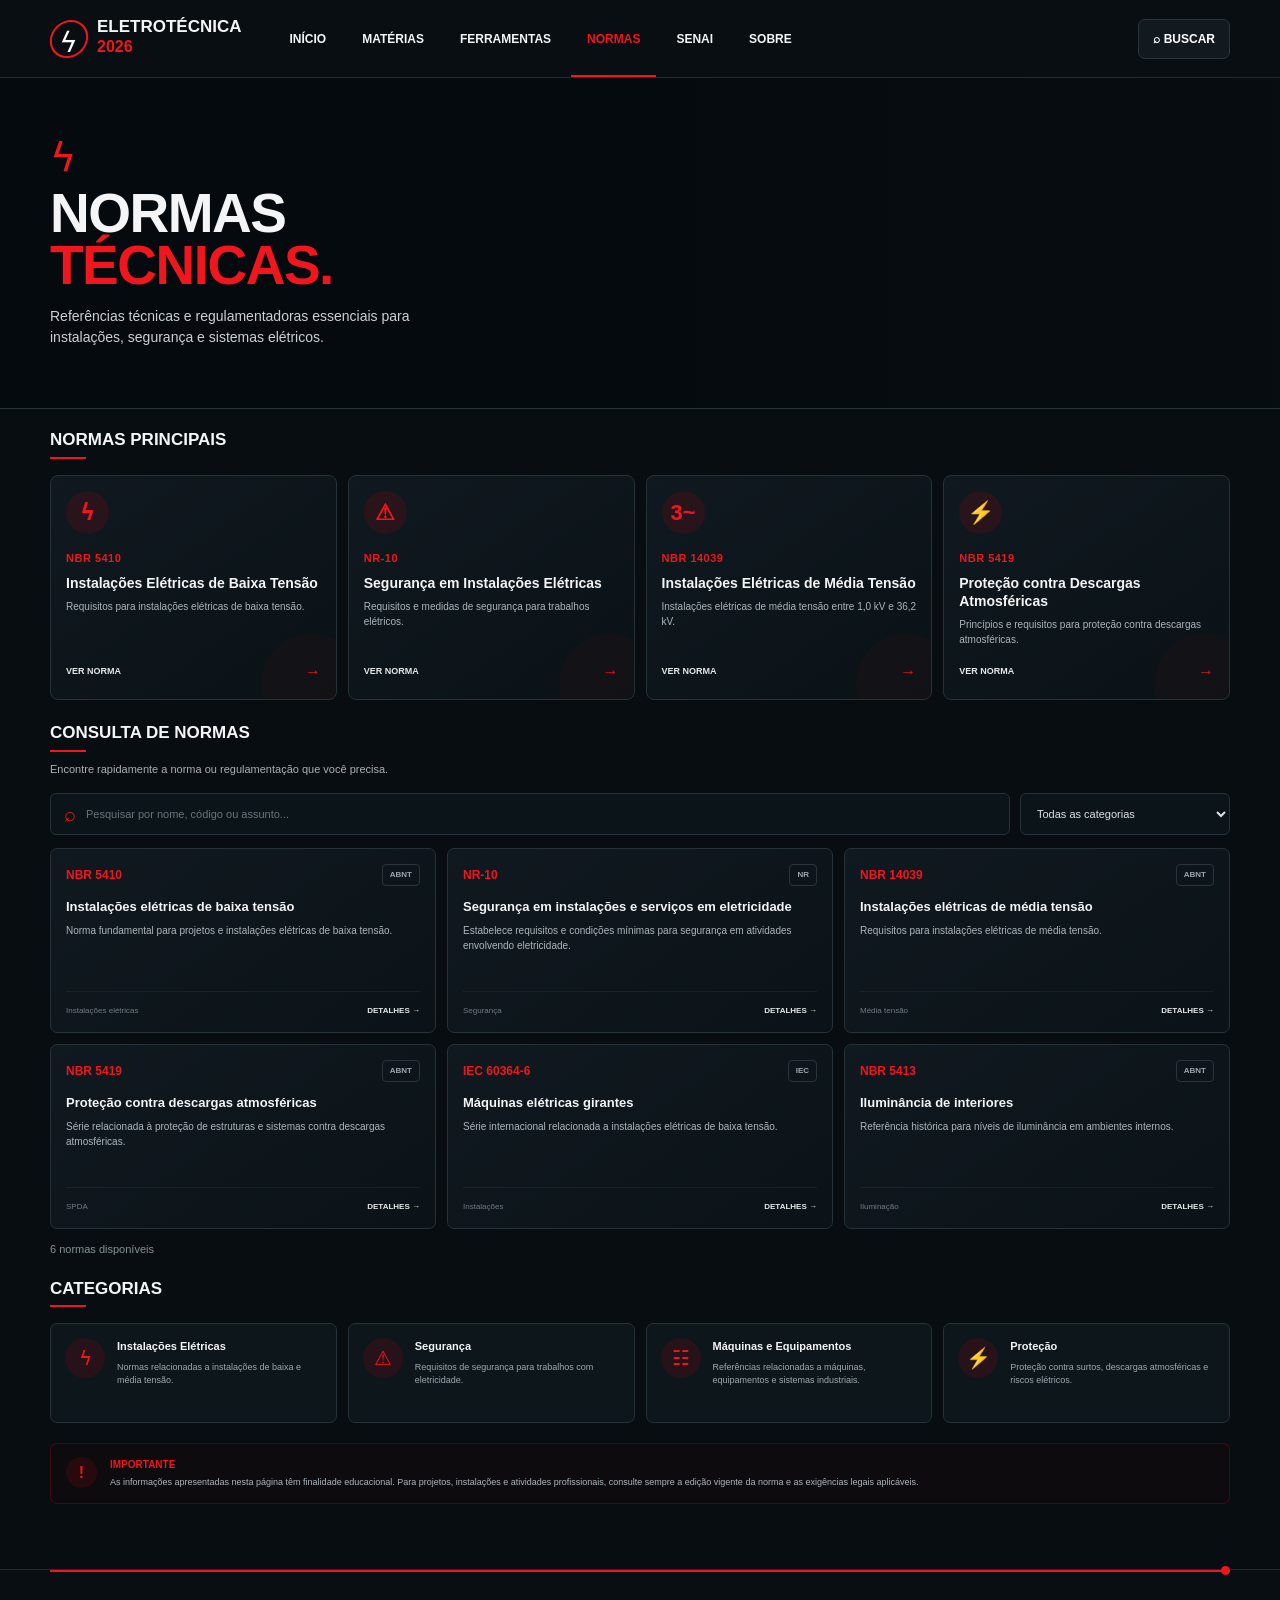
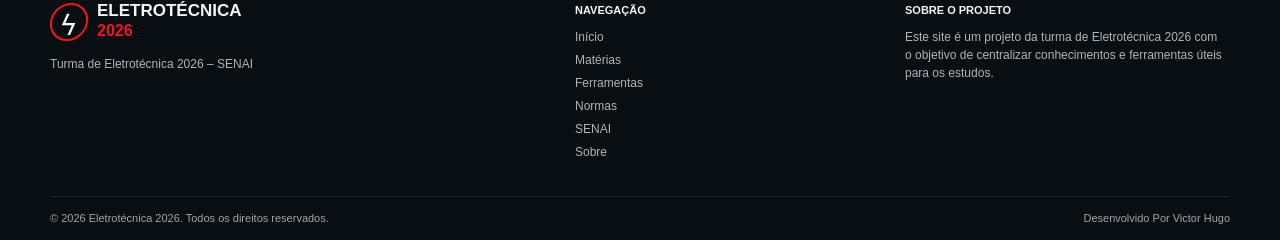
<file: normas.html>
<!doctype html>
<html lang="pt-BR">

<head>
  <meta charset="UTF-8" />
  <meta name="viewport" content="width=device-width, initial-scale=1.0" />

  <title>Normas Técnicas Elétricas | Eletrotécnica 2026</title>

  <!-- CSS GLOBAL EXISTENTE -->
  <link rel="shortcut icon" href="assets/img/logotransparente.png" type="image/x-icon" />
  <link rel="stylesheet" href="assets/css/style.css" />

  <!-- CSS ESPECÍFICO DA PÁGINA -->
  <link rel="stylesheet" href="assets/css/normas.css" />
  <link rel="stylesheet" href="assets/css/busca.css">
  <script src="js/busca.js" defer></script>

  <!-- SEO METADATA START -->
  <meta name="description" content="Referências educacionais de normas NBR, NR e IEC relacionadas a instalações elétricas, segurança, proteção e sistemas de potência.">
  <meta name="author" content="Turma de Eletrotécnica 2026 - SENAI">
  <link rel="canonical" href="https://turmaeletrotecnica.github.io/eletrotecnica/normas.html">
  <meta property="og:locale" content="pt_BR">
  <meta property="og:type" content="website">
  <meta property="og:site_name" content="Eletrotécnica 2026">
  <meta property="og:title" content="Normas Técnicas Elétricas | Eletrotécnica 2026">
  <meta property="og:description" content="Referências educacionais de normas NBR, NR e IEC relacionadas a instalações elétricas, segurança, proteção e sistemas de potência.">
  <meta property="og:url" content="https://turmaeletrotecnica.github.io/eletrotecnica/normas.html">
  <meta property="og:image" content="https://turmaeletrotecnica.github.io/eletrotecnica/assets/img/logotransparente.png">
  <meta property="og:image:alt" content="Logo da turma de Eletrotécnica 2026">
  <meta name="twitter:card" content="summary">
  <meta name="twitter:title" content="Normas Técnicas Elétricas | Eletrotécnica 2026">
  <meta name="twitter:description" content="Referências educacionais de normas NBR, NR e IEC relacionadas a instalações elétricas, segurança, proteção e sistemas de potência.">
  <meta name="twitter:image" content="https://turmaeletrotecnica.github.io/eletrotecnica/assets/img/logotransparente.png">
  <!-- SEO METADATA END -->

</head>

<body>
  <!-- =====================================================
       HEADER
       REUTILIZAR O HEADER EXISTENTE
       ===================================================== -->

  <header class="header">
    <a class="brand" href="index.html">
      <span class="brand-mark">ϟ</span>

      <span>
        <strong>ELETROTÉCNICA</strong>
        <b>2026</b>
      </span>
    </a>

    <nav class="nav" aria-label="Navegação principal">
      <a href="index.html">INÍCIO</a>
      <a href="materias.html">MATÉRIAS</a>
      <a href="ferramentas.html">FERRAMENTAS</a>
      <a class="active" href="normas.html">NORMAS</a>
      <a href="senai.html">SENAI</a>
      <a href="sobre.html">SOBRE</a>
    </nav>

    <button class="search-btn" type="button">⌕ <span>BUSCAR</span></button>
  </header>

  <main>
    <!-- =====================================================
         HERO
         ===================================================== -->

    <section class="normas-hero">
      <div class="normas-hero-bg"></div>

      <div class="normas-hero-content">
        <span class="normas-bolt">ϟ</span>

        <h1>
          NORMAS<br />
          <span>TÉCNICAS.</span>
        </h1>

        <p>
          Referências técnicas e regulamentadoras essenciais para instalações,
          segurança e sistemas elétricos.
        </p>
      </div>
    </section>

    <section class="normas-section">
      <div class="normas-section-title">
        <h2>NORMAS PRINCIPAIS</h2>
      </div>

      <div class="normas-feature-grid">
        <article class="norma-feature">
          <div class="norma-feature-icon">ϟ</div>

          <div>
            <span class="norma-code"> NBR 5410 </span>

            <h3>Instalações Elétricas de Baixa Tensão</h3>

            <p>Requisitos para instalações elétricas de baixa tensão.</p>
          </div>

          <a href="https://drive.google.com/file/d/1HL8cE51-G3yfjq-VJKdgrP9sRqw2SVOq/view?usp=sharing" target="_blank">
            VER NORMA
            <span>→</span>
          </a>
        </article>

        <article class="norma-feature">
          <div class="norma-feature-icon">⚠</div>

          <div>
            <span class="norma-code"> NR-10 </span>

            <h3>Segurança em Instalações Elétricas</h3>

            <p>Requisitos e medidas de segurança para trabalhos elétricos.</p>
          </div>

          <a href="#nr-10" target="_blank">
            VER NORMA
            <span>→</span>
          </a>
        </article>

        <article class="norma-feature">
          <div class="norma-feature-icon">3~</div>

          <div>
            <span class="norma-code"> NBR 14039 </span>

            <h3>Instalações Elétricas de Média Tensão</h3>

            <p>
              Instalações elétricas de média tensão entre 1,0 kV e 36,2 kV.
            </p>
          </div>

          <a href="https://drive.google.com/file/d/1js6Icg2wVuvFIXploBFzmQ6R_KdXig05/view?usp=sharing" target="_blank">
            VER NORMA
            <span>→</span>
          </a>
        </article>

        <article class="norma-feature">
          <div class="norma-feature-icon">⚡</div>

          <div>
            <span class="norma-code"> NBR 5419 </span>

            <h3>Proteção contra Descargas Atmosféricas</h3>

            <p>
              Princípios e requisitos para proteção contra descargas
              atmosféricas.
            </p>
          </div>

          <a href="https://drive.google.com/file/d/1BMqoUn40XMIkA58t367mguskwFAGrPyU/view?usp=sharing" target="_blank">
            VER NORMA
            <span>→</span>
          </a>
        </article>
      </div>
    </section>

    <section class="normas-section normas-consulta">
      <div class="normas-section-title">
        <h2>CONSULTA DE NORMAS</h2>

        <p>
          Encontre rapidamente a norma ou regulamentação que você precisa.
        </p>
      </div>

      <div class="normas-search">
        <div class="normas-search-input">
          <span>⌕</span>

          <input id="normaBusca" type="search" placeholder="Pesquisar por nome, código ou assunto..."
            autocomplete="off" />
        </div>

        <select id="normaCategoria">
          <option value="todas">Todas as categorias</option>

          <option value="nbr">NBR / ABNT</option>

          <option value="nr">NR</option>

          <option value="iec">IEC</option>
        </select>
      </div>

      <div class="normas-resultados" id="normasResultados">
        <!-- NBR 5410 -->

        <article class="norma-card" id="nbr-5410" data-categoria="nbr"
          data-search="nbr 5410 instalações elétricas baixa tensão abnt">
          <div class="norma-card-top">
            <span class="norma-card-code"> NBR 5410 </span>

            <span class="norma-card-type"> ABNT </span>
          </div>

          <h3>Instalações elétricas de baixa tensão</h3>

          <p>
            Norma fundamental para projetos e instalações elétricas de baixa
            tensão.
          </p>

          <div class="norma-card-footer">
            <span> Instalações elétricas </span>

            <a href="https://drive.google.com/file/d/1HL8cE51-G3yfjq-VJKdgrP9sRqw2SVOq/view?usp=sharing" target="_blank" class="norma-link"> DETALHES → </a>
          </div>
        </article>

        <!-- NR-10 -->

        <article class="norma-card" id="nr-10" data-categoria="nr"
          data-search="nr 10 segurança instalações serviços eletricidade">
          <div class="norma-card-top">
            <span class="norma-card-code"> NR-10 </span>

            <span class="norma-card-type"> NR </span>
          </div>

          <h3>Segurança em instalações e serviços em eletricidade</h3>

          <p>
            Estabelece requisitos e condições mínimas para segurança em
            atividades envolvendo eletricidade.
          </p>

          <div class="norma-card-footer">
            <span> Segurança </span>

            <a href="#" class="norma-link"> DETALHES → </a>
          </div>
        </article>

        <!-- NBR 14039 -->

        <article class="norma-card" id="nbr-14039" data-categoria="nbr"
          data-search="nbr 14039 média tensão instalações elétricas">
          <div class="norma-card-top">
            <span class="norma-card-code"> NBR 14039 </span>

            <span class="norma-card-type"> ABNT </span>
          </div>

          <h3>Instalações elétricas de média tensão</h3>

          <p>Requisitos para instalações elétricas de média tensão.</p>

          <div class="norma-card-footer">
            <span> Média tensão </span>

            <a href="https://drive.google.com/file/d/1js6Icg2wVuvFIXploBFzmQ6R_KdXig05/view?usp=sharing" target="_blank" class="norma-link"> DETALHES → </a>
          </div>
        </article>

        <!-- NBR 5419 -->

        <article class="norma-card" id="nbr-5419" data-categoria="nbr"
          data-search="nbr 5419 spda proteção descargas atmosféricas">
          <div class="norma-card-top">
            <span class="norma-card-code"> NBR 5419 </span>

            <span class="norma-card-type"> ABNT </span>
          </div>

          <h3>Proteção contra descargas atmosféricas</h3>

          <p>
            Série relacionada à proteção de estruturas e sistemas contra
            descargas atmosféricas.
          </p>

          <div class="norma-card-footer">
            <span> SPDA </span>

            <a href="https://drive.google.com/file/d/1BMqoUn40XMIkA58t367mguskwFAGrPyU/view?usp=sharing" target="_blank" class="norma-link"> DETALHES → </a>
          </div>
        </article>

        <!-- IEC 60364 -->

        <article class="norma-card" data-categoria="iec" data-search="iec 60364 instalações elétricas baixa tensão">
          <div class="norma-card-top">
            <span class="norma-card-code"> IEC 60364-6 </span>

            <span class="norma-card-type"> IEC </span>
          </div>

          <h3>Máquinas elétricas girantes</h3>

          <p>
            Série internacional relacionada a instalações elétricas de baixa
            tensão.
          </p>

          <div class="norma-card-footer">
            <span> Instalações </span>

            <a href="https://drive.google.com/file/d/18bijSbkEcz6_Kb7nknOhCkqM9RYAyT9I/view?usp=sharing" target="_blank" class="norma-link"> DETALHES → </a>
          </div>
        </article>

        <!-- NBR 5413 -->

        <article class="norma-card" data-categoria="nbr" data-search="nbr 5413 iluminação interiores iluminância">
          <div class="norma-card-top">
            <span class="norma-card-code"> NBR 5413 </span>

            <span class="norma-card-type"> ABNT </span>
          </div>

          <h3>Iluminância de interiores</h3>

          <p>
            Referência histórica para níveis de iluminância em ambientes
            internos.
          </p>

          <div class="norma-card-footer">
            <span> Iluminação </span>

            <a href="#" class="norma-link"> DETALHES → </a>
          </div>
        </article>
      </div>

      <p class="normas-contador" id="normasContador" aria-live="polite"></p>

      <div class="normas-empty" id="normasEmpty" hidden>
        <span>ϟ</span>

        <h3>Nenhuma norma encontrada</h3>

        <p>Tente pesquisar por outro código, nome ou categoria.</p>
      </div>
    </section>

    <section class="normas-section">
      <div class="normas-section-title">
        <h2>CATEGORIAS</h2>
      </div>

      <div class="normas-category-grid">
        <article class="norma-category">
          <span>ϟ</span>

          <div>
            <h3>Instalações Elétricas</h3>

            <p>Normas relacionadas a instalações de baixa e média tensão.</p>
          </div>
        </article>

        <article class="norma-category">
          <span>⚠</span>

          <div>
            <h3>Segurança</h3>

            <p>Requisitos de segurança para trabalhos com eletricidade.</p>
          </div>
        </article>

        <article class="norma-category">
          <span>☷</span>

          <div>
            <h3>Máquinas e Equipamentos</h3>

            <p>
              Referências relacionadas a máquinas, equipamentos e sistemas
              industriais.
            </p>
          </div>
        </article>

        <article class="norma-category">
          <span>⚡</span>

          <div>
            <h3>Proteção</h3>

            <p>
              Proteção contra surtos, descargas atmosféricas e riscos
              elétricos.
            </p>
          </div>
        </article>
      </div>
    </section>


    <section class="normas-warning">
      <span class="normas-warning-icon"> ! </span>

      <div>
        <h3>IMPORTANTE</h3>

        <p>
          As informações apresentadas nesta página têm finalidade educacional.
          Para projetos, instalações e atividades profissionais, consulte
          sempre a edição vigente da norma e as exigências legais aplicáveis.
        </p>
      </div>
    </section>
  </main>

  <footer class="footer" id="sobre">
    <div class="footer-line"></div>
    <div class="footer-grid">
      <div class="footer-brand"><div class="brand"><span class="brand-mark">ϟ</span><span><strong>ELETROTÉCNICA</strong><b>2026</b></span></div><p>Turma de Eletrotécnica 2026 – SENAI</p></div>
      <div><h3>NAVEGAÇÃO</h3><a href="index.html">Início</a><a href="materias.html">Matérias</a><a href="ferramentas.html">Ferramentas</a><a href="normas.html">Normas</a><a href="senai.html">SENAI</a><a href="sobre.html">Sobre</a></div>
      <div id="senai"><h3>SOBRE O PROJETO</h3><p>Este site é um projeto da turma de Eletrotécnica 2026 com o objetivo de centralizar conhecimentos e ferramentas úteis para os estudos.</p></div>
    </div>
    <div class="footer-bottom"><a href="https://victoroliveiratec.github.io/Portifolio/" target="_blank"><span>© 2026 Eletrotécnica 2026. Todos os direitos reservados.</span><span>Desenvolvido Por Victor Hugo</a></span></div>
  </footer>

  <script src="js/normas.js" defer></script>
</body>

</html>
</file>
<file: assets/css/style.css>
@import url("./variables.css");
@import url("./reset.css");
@import url("./config.css");
@import url("./header.css");
@import url("./hero.css");
@import url("./acesso-rapido.css");
@import url("./ferramentas.css");
@import url("./materiasdestaque.css");
@import url("./calculadora.css");
@import url("./consulta.css");
@import url("./footer.css");
@import url("./animations.css");
@import url("./responsive.css");
</file>
<file: assets/css/busca.css>
/* Busca global */
.busca-modal {
  position: fixed;
  inset: 0;
  z-index: 1000;
  display: none;
  align-items: flex-start;
  justify-content: center;
  padding: 9vh 20px 30px;
  background: rgba(0, 0, 0, .78);
}

.busca-modal.aberta { display: flex; }

.busca-dialog {
  width: min(620px, 100%);
  max-height: 82vh;
  overflow: auto;
  padding: 24px;
  border: 1px solid #333;
  border-radius: 10px;
  color: #eef1f2;
  background: #101415;
  box-shadow: 0 24px 80px rgba(0, 0, 0, .45);
}

.busca-dialog-header {
  display: flex;
  align-items: flex-start;
  justify-content: space-between;
  gap: 16px;
  margin-bottom: 18px;
}

.busca-label {
  color: #e6b800;
  font-size: 10px;
  font-weight: 700;
  letter-spacing: .16em;
}

.busca-dialog h2 { margin: 6px 0 0; font-size: 24px; }

.busca-fechar {
  width: 34px;
  height: 34px;
  border: 1px solid #3c4548;
  border-radius: 50%;
  color: #fff;
  background: transparent;
  font-size: 24px;
  line-height: 1;
  cursor: pointer;
}

.busca-campo {
  display: flex;
  align-items: center;
  gap: 10px;
  padding: 0 14px;
  border: 1px solid #59656a;
  border-radius: 6px;
  background: #0a0e0f;
}

.busca-campo span { color: #e6b800; font-size: 22px; }
.busca-campo input {
  width: 100%;
  height: 48px;
  border: 0;
  outline: 0;
  color: #fff;
  background: transparent;
  font: inherit;
}

.busca-ajuda { margin: 10px 0 16px; color: #8f9a9e; font-size: 12px; }
.busca-resultados { display: grid; gap: 8px; }

.busca-resultado {
  display: flex;
  align-items: center;
  gap: 13px;
  padding: 13px;
  border: 1px solid #263033;
  border-radius: 6px;
  color: inherit;
  text-decoration: none;
  background: #131a1c;
  transition: border-color .2s, transform .2s;
}

.busca-resultado:hover, .busca-resultado:focus-visible {
  border-color: #e6b800;
  transform: translateX(3px);
  outline: 0;
}

.busca-resultado-icone { color: #e6b800; font-size: 20px; }
.busca-resultado strong, .busca-resultado small { display: block; }
.busca-resultado strong { font-size: 14px; }
.busca-resultado small { margin-top: 4px; color: #9da8ab; font-size: 11px; }
.busca-vazio { margin: 8px 0; color: #aab4b7; font-size: 13px; }

/* Filtro da página de matérias */
.materias-filtros { display: flex; align-items: center; gap: 10px; margin-top: 16px; }
.materias-filtro-input {
  width: min(360px, 100%);
  height: 40px;
  padding: 0 13px;
  border: 1px solid var(--materias-border, #303638);
  border-radius: 6px;
  outline: 0;
  color: #eef1f2;
  background: #0c0e0f;
  font: inherit;
}
.materias-filtro-input:focus { border-color: #e6b800; }
.materias-resultado-vazio { grid-column: 1 / -1; padding: 28px 0; color: #9aa5a8; }

@media (max-width: 600px) {
  .busca-modal { padding: 20px 12px; }
  .busca-dialog { padding: 18px; }
  .materias-filtros { align-items: stretch; flex-direction: column; }
  .materias-filtro-input { width: 100%; }
}

.sr-only {
  position: absolute;
  width: 1px;
  height: 1px;
  padding: 0;
  margin: -1px;
  overflow: hidden;
  clip: rect(0, 0, 0, 0);
  white-space: nowrap;
  border: 0;
}

.normas-contador {
  margin: 12px 0 0;
  color: #879397;
  font-size: 11px;
}
</file>
<file: assets/css/materias.css>
/* =========================================================
   MATÉRIAS
   ELETROTÉCNICA 2026
========================================================= */

/* =========================================================
   VARIÁVEIS LOCAIS
========================================================= */

:root {
  --materias-red: #ed1c24;
  --materias-red-dark: #b90008;

  --materias-black: #050505;
  --materias-black-2: #0a0a0a;
  --materias-card: #0d0f10;

  --materias-border: #292929;

  --materias-white: #f5f5f5;
  --materias-gray: #a5a5a5;
}

/* =========================================================
   PAGE
========================================================= */

.materias-page {
  width: 100%;
  min-height: 100vh;

  background:
    radial-gradient(
      circle at 70% 15%,
      rgba(237, 28, 36, 0.06),
      transparent 35%
    ),
    var(--materias-black);

  color: var(--materias-white);
}

/* =========================================================
   HERO
========================================================= */

.materias-hero {
  position: relative;

  min-height: 420px;

  display: flex;
  align-items: center;

  padding: 80px 5% 50px;

  overflow: hidden;

  background: linear-gradient(
    90deg,
    #050505 0%,
    rgba(5, 5, 5, 0.96) 35%,
    rgba(5, 5, 5, 0.75) 65%,
    rgba(5, 5, 5, 0.95) 100%
  );
}

.materias-hero::after {
  content: "";

  position: absolute;

  inset: 0;

  background-image:
    linear-gradient(rgba(255, 255, 255, 0.025) 1px, transparent 1px),
    linear-gradient(90deg, rgba(255, 255, 255, 0.025) 1px, transparent 1px);

  background-size: 40px 40px;

  opacity: 0.4;

  pointer-events: none;
}

.hero-content {
  position: relative;

  z-index: 2;

  max-width: 600px;
}

.hero-icon {
  color: var(--materias-red);

  font-size: 35px;

  margin-bottom: 15px;
}

.hero-content h1 {
  margin: 0;

  font-size: clamp(42px, 5vw, 70px);

  line-height: 0.98;

  font-weight: 800;

  letter-spacing: -2px;
}

.hero-content h1 span {
  color: var(--materias-red);
}

.hero-line {
  width: 35px;
  height: 3px;

  background: var(--materias-red);

  margin: 20px 0;
}

.hero-content p {
  color: #c5c5c5;

  line-height: 1.7;

  font-size: 15px;
}

/* =========================================================
   MATÉRIAS
========================================================= */

.materias-section {
  padding: 30px 4% 50px;
}

.materias-header {
  display: flex;

  align-items: flex-end;

  justify-content: space-between;

  margin-bottom: 20px;
}

.section-label {
  font-size: 11px;

  color: var(--materias-red);

  letter-spacing: 2px;
}

.materias-header h2 {
  margin: 5px 0 0;

  font-size: 25px;
}

.materias-count {
  color: var(--materias-gray);

  font-size: 13px;
}

/* =========================================================
   GRID
========================================================= */

.materias-grid {
  display: grid;

  grid-template-columns: repeat(4, minmax(0, 1fr));

  gap: 14px;
}

/* =========================================================
   CARD
========================================================= */

.materia-card {
  position: relative;

  min-height: 150px;

  padding: 22px;

  border: 1px solid var(--materias-border);

  border-radius: 7px;

  background: linear-gradient(145deg, #111313, #080909);

  cursor: pointer;

  transition:
    transform 0.25s ease,
    border-color 0.25s ease,
    background 0.25s ease;
}

.materia-card:hover {
  transform: translateY(-4px);

  border-color: #555;

  background: linear-gradient(145deg, #151717, #0b0c0c);
}

.materia-card.active {
  border-color: var(--materias-red);

  box-shadow: 0 8px 30px rgba(237, 28, 36, 0.08);
}

.materia-numero {
  display: block;

  color: var(--materias-red);

  font-size: 28px;

  font-weight: 700;

  margin-bottom: 15px;
}

.materia-card h3 {
  margin: 0 0 8px;

  font-size: 18px;
}

.materia-card p {
  margin: 0;

  color: var(--materias-gray);

  font-size: 13px;
}

.materia-arrow {
  position: absolute;

  right: 20px;
  bottom: 18px;

  color: var(--materias-red);

  font-size: 22px;
}

/* =========================================================
   CONTEÚDO
========================================================= */

.conteudo-section {
  display: none;

  padding: 0 4% 60px;
}

.conteudo-section.open {
  display: block;
}

.conteudo-container {
  display: grid;

  grid-template-columns: 250px minmax(0, 1fr);

  min-height: 600px;

  border: 1px solid var(--materias-red);

  border-radius: 8px;

  overflow: hidden;

  background: #090a0a;
}

/* =========================================================
   SIDEBAR
========================================================= */

.conteudo-sidebar {
  display: flex;

  flex-direction: column;

  padding: 18px;

  border-right: 1px solid #252525;

  background: #0b0c0c;
}

.sidebar-header {
  display: flex;

  gap: 12px;

  padding-bottom: 18px;

  border-bottom: 1px solid #242424;
}

.sidebar-numero {
  color: var(--materias-red);

  font-size: 22px;

  font-weight: 700;
}

.sidebar-header strong {
  display: block;

  font-size: 15px;
}

.sidebar-header small {
  display: block;

  margin-top: 3px;

  color: var(--materias-gray);

  font-size: 11px;
}

/* =========================================================
   LISTA
========================================================= */

.conteudo-lista {
  flex: 1;

  overflow-y: auto;

  margin: 15px 0;
}

.conteudo-item {
  display: flex;

  align-items: flex-start;

  gap: 10px;

  width: 100%;

  padding: 8px 7px;

  border: 0;

  border-radius: 4px;

  background: transparent;

  color: #ddd;

  text-align: left;

  cursor: pointer;

  font-size: 11px;

  transition: 0.2s;
}

.conteudo-item span {
  color: #888;

  min-width: 20px;
}

.conteudo-item:hover {
  background: #171818;
}

.conteudo-item.active {
  background: var(--materias-red);

  color: white;
}

.conteudo-item.active span {
  color: white;
}

/* =========================================================
   BOTÃO VOLTAR
========================================================= */

.btn-voltar {
  display: flex;

  align-items: center;

  justify-content: center;

  gap: 8px;

  min-height: 38px;

  border: 1px solid #333;

  border-radius: 5px;

  background: transparent;

  color: white;

  cursor: pointer;

  font-size: 11px;

  transition: 0.2s;
}

.btn-voltar:hover {
  border-color: var(--materias-red);

  color: var(--materias-red);
}

/* =========================================================
   CONTEÚDO PRINCIPAL
========================================================= */

.conteudo-main {
  position: relative;

  padding: 45px 40px 30px;
}

.conteudo-fechar {
  position: absolute;

  top: 18px;
  right: 20px;

  border: 0;

  background: transparent;

  color: white;

  font-size: 30px;

  cursor: pointer;
}

.conteudo-titulo {
  display: flex;

  align-items: center;

  gap: 14px;
}

.conteudo-titulo span {
  color: var(--materias-red);

  font-size: 28px;

  font-weight: 700;
}

.conteudo-titulo h2 {
  margin: 0;

  max-width: 750px;

  font-size: 27px;
}

.conteudo-red-line {
  width: 32px;
  height: 3px;

  margin: 14px 0 20px;

  background: var(--materias-red);
}

.conteudo-descricao {
  max-width: 850px;

  color: #ddd;

  line-height: 1.7;

  font-size: 15px;
}

/* =========================================================
   TEXTO
========================================================= */

.conteudo-texto {
  max-width: 850px;

  margin-top: 25px;
}

.conteudo-texto p {
  margin: 0 0 15px;

  color: #bdbdbd;

  font-size: 14px;

  line-height: 1.8;
}

.conteudo-texto p::before {
  content: "✓";

  display: inline-block;

  margin-right: 10px;

  color: var(--materias-red);
}

/* =========================================================
   NAVEGAÇÃO
========================================================= */

.conteudo-navegacao {
  display: flex;

  justify-content: flex-end;

  gap: 10px;

  margin-top: 50px;
}

.btn-navegacao {
  min-width: 110px;

  padding: 11px 15px;

  border: 1px solid #333;

  border-radius: 5px;

  background: transparent;

  color: white;

  cursor: pointer;

  transition: 0.2s;
}

.btn-navegacao:hover:not(:disabled) {
  border-color: var(--materias-red);
}

.btn-proximo {
  border-color: var(--materias-red);

  background: var(--materias-red);
}

.btn-proximo:hover:not(:disabled) {
  background: var(--materias-red-dark);
}

.btn-navegacao:disabled {
  opacity: 0.3;

  cursor: not-allowed;
}

/* =========================================================
   RESPONSIVO
========================================================= */

@media (max-width: 900px) {
  .materias-grid {
    grid-template-columns: repeat(2, minmax(0, 1fr));
  }

  .conteudo-container {
    grid-template-columns: 1fr;
  }

  .conteudo-sidebar {
    border-right: 0;

    border-bottom: 1px solid #252525;
  }

  .conteudo-lista {
    max-height: 250px;
  }
}

@media (max-width: 650px) {
    .materias-grid {
        grid-template-columns: repeat(1, minmax(0, 1fr));
    }
  .materias-hero {
    min-height: 350px;

    padding: 60px 25px 40px;
  }

  .materias-section {
    padding-left: 20px;
    padding-right: 20px;
  }

  .conteudo-section {
    padding-left: 20px;
    padding-right: 20px;
  }

  .conteudo-main {
    padding: 35px 20px 25px;
  }

  .conteudo-titulo h2 {
    font-size: 21px;
  }

  .conteudo-navegacao {
    justify-content: space-between;
  }
}
</file>
<file: assets/css/normas.css>
/* =========================================================
   NORMAS — HERO
   ========================================================= */

.normas-hero {
  position: relative;

  min-height: 330px;

  overflow: hidden;

  border-bottom: 1px solid var(--border);

  background:
    linear-gradient(
      90deg,
      #050b0f 0%,
      rgba(5, 11, 15, .92) 40%,
      rgba(5, 11, 15, .45) 75%,
      rgba(5, 11, 15, .12)
    );
}

.normas-hero-bg {
  position: absolute;
  inset: 0;

  background:
    linear-gradient(
      90deg,
      rgba(4, 10, 14, .98) 0%,
      rgba(4, 10, 14, .82) 42%,
      rgba(4, 10, 14, .35) 72%,
      rgba(4, 10, 14, .1)
    );

  pointer-events: none;
}

.normas-hero-content {
  position: relative;
  z-index: 1;

  width: min(
    var(--max),
    calc(100% - 54px)
  );

  min-height: 330px;

  margin: auto;

  display: flex;
  flex-direction: column;
  justify-content: center;
}

.normas-bolt {
  color: var(--red);

  font-size: 40px;
  line-height: 1;

  margin-bottom: 10px;
}

.normas-hero h1 {
  margin: 0;

  font-size: clamp(42px, 5vw, 55px);
  line-height: .95;

  font-weight: 900;

  letter-spacing: -1.5px;
}

.normas-hero h1 span {
  color: var(--red);
}

.normas-hero p {
  max-width: 390px;

  margin: 14px 0 0;

  color: #cbd2d6;

  font-size: 14px;
  line-height: 1.55;
}


/* =========================================================
   SEÇÕES
   ========================================================= */

.normas-section {
  width: min(
    var(--max),
    calc(100% - 54px)
  );

  margin: 0 auto;
}

.normas-section-title {
  padding-top: 22px;
  margin-bottom: 16px;
}

.normas-section-title h2 {
  margin: 0;

  font-size: 17px;
  line-height: 1.1;
}

.normas-section-title h2::after {
  content: "";

  display: block;

  width: 36px;
  height: 2px;

  margin-top: 7px;

  background: var(--red);
}

.normas-section-title p {
  margin: 9px 0 0;

  color: var(--muted);

  font-size: 11px;
}


/* =========================================================
   NORMAS PRINCIPAIS
   ========================================================= */

.normas-feature-grid {
  display: grid;

  grid-template-columns:
    repeat(4, minmax(0, 1fr));

  gap: 11px;
}

.norma-feature {
  position: relative;

  min-height: 205px;

  padding: 15px;

  display: flex;
  flex-direction: column;

  border: 1px solid var(--border);
  border-radius: 8px;

  background:
    linear-gradient(
      145deg,
      #10191f,
      #0a1217
    );

  overflow: hidden;

  transition:
    transform .2s ease,
    border-color .2s ease;
}

.norma-feature::after {
  content: "";

  position: absolute;

  right: -25px;
  bottom: -35px;

  width: 100px;
  height: 100px;

  border-radius: 50%;

  background:
    rgba(220, 0, 10, .035);

  pointer-events: none;
}

.norma-feature:hover {
  transform: translateY(-3px);

  border-color: #3b474e;
}

.norma-feature-icon {
  width: 43px;
  height: 43px;

  margin-bottom: 11px;

  display: grid;
  place-items: center;

  border-radius: 50%;

  background:
    rgba(130, 8, 14, .22);

  color: var(--red);

  font-size: 22px;
  font-weight: 700;
}

.norma-code {
  color: var(--red);

  font-size: 11px;
  font-weight: 800;

  letter-spacing: .5px;
}

.norma-feature h3 {
  margin: 5px 0 7px;

  font-size: 14px;
  line-height: 1.3;
}

.norma-feature p {
  margin: 0;

  color: #adb6bb;

  font-size: 10px;
  line-height: 1.5;
}

.norma-feature > a {
  margin-top: auto;
  padding-top: 13px;

  display: flex;
  justify-content: space-between;
  align-items: center;

  color: #e5e8e9;

  font-size: 9px;
  font-weight: 700;

  text-decoration: none;
}

.norma-feature > a span {
  color: var(--red);

  font-size: 16px;
}


/* =========================================================
   CONSULTA
   ========================================================= */

.normas-consulta {
  margin-top: 2px;
}

.normas-search {
  display: grid;

  grid-template-columns: 1fr 210px;

  gap: 10px;

  margin-bottom: 13px;
}

.normas-search-input {
  height: 42px;

  display: flex;
  align-items: center;

  gap: 10px;

  padding: 0 13px;

  border: 1px solid var(--border);
  border-radius: 6px;

  background: #0b1419;
}

.normas-search-input span {
  color: var(--red);

  font-size: 20px;
}

.normas-search-input input {
  width: 100%;

  border: 0;
  outline: 0;

  color: var(--text);

  background: transparent;

  font-family: inherit;
  font-size: 11px;
}

.normas-search-input input::placeholder {
  color: #69757b;
}

.normas-search select {
  height: 42px;

  padding: 0 12px;

  border: 1px solid var(--border);
  border-radius: 6px;

  outline: 0;

  color: #dfe3e5;

  background: #0b1419;

  font-family: inherit;
  font-size: 11px;

  cursor: pointer;
}


/* =========================================================
   CARDS DE NORMA
   ========================================================= */

.normas-resultados {
  display: grid;

  grid-template-columns:
    repeat(3, minmax(0, 1fr));

  gap: 11px;
}

.norma-card {
  min-height: 185px;

  padding: 15px;

  display: flex;
  flex-direction: column;

  border: 1px solid var(--border);
  border-radius: 7px;

  background:
    linear-gradient(
      145deg,
      #10191f,
      #0b1318
    );

  transition:
    transform .2s ease,
    border-color .2s ease;
}

.norma-card:hover {
  transform: translateY(-2px);

  border-color: #3b474e;
}

.norma-card-top {
  display: flex;

  align-items: center;
  justify-content: space-between;

  gap: 8px;
}

.norma-card-code {
  color: var(--red);

  font-size: 12px;
  font-weight: 800;
}

.norma-card-type {
  padding: 4px 7px;

  border: 1px solid #29353b;
  border-radius: 4px;

  color: #9da7ac;

  font-size: 8px;
  font-weight: 700;
}

.norma-card h3 {
  margin: 12px 0 7px;

  font-size: 13px;
  line-height: 1.35;
}

.norma-card p {
  margin: 0;

  color: #aeb7bc;

  font-size: 10px;
  line-height: 1.5;
}

.norma-card-footer {
  margin-top: auto;
  padding-top: 13px;

  display: flex;
  justify-content: space-between;
  align-items: center;

  border-top: 1px solid rgba(255,255,255,.05);
}

.norma-card-footer > span {
  color: #707c82;

  font-size: 8px;
}

.norma-link {
  color: #e5e8e9;

  font-size: 8px;
  font-weight: 800;

  text-decoration: none;
}

.norma-link:hover {
  color: var(--red);
}


/* =========================================================
   SEM RESULTADOS
   ========================================================= */

.normas-empty {
  padding: 40px 20px;

  text-align: center;

  border: 1px dashed #29353b;
  border-radius: 7px;
}

.normas-empty span {
  color: var(--red);

  font-size: 30px;
}

.normas-empty h3 {
  margin: 8px 0 5px;

  font-size: 14px;
}

.normas-empty p {
  margin: 0;

  color: var(--muted);

  font-size: 10px;
}


/* =========================================================
   CATEGORIAS
   ========================================================= */

.normas-category-grid {
  display: grid;

  grid-template-columns:
    repeat(4, minmax(0, 1fr));

  gap: 11px;
}

.norma-category {
  min-height: 100px;

  padding: 14px;

  display: flex;

  gap: 12px;

  border: 1px solid var(--border);
  border-radius: 7px;

  background: #0d161b;
}

.norma-category > span {
  width: 40px;
  height: 40px;

  flex: 0 0 40px;

  display: grid;
  place-items: center;

  border-radius: 50%;

  background: rgba(130, 8, 14, .22);

  color: var(--red);

  font-size: 20px;
}

.norma-category h3 {
  margin: 0 0 6px;

  font-size: 11px;
}

.norma-category p {
  margin: 0;

  color: #9fa9ae;

  font-size: 9px;
  line-height: 1.45;
}


/* =========================================================
   AVISO
   ========================================================= */

.normas-warning {
  width: min(
    var(--max),
    calc(100% - 54px)
  );

  margin: 20px auto;

  padding: 13px 15px;

  display: flex;

  align-items: flex-start;

  gap: 13px;

  border: 1px solid rgba(220, 0, 10, .25);
  border-radius: 7px;

  background:
    rgba(100, 7, 12, .08);
}

.normas-warning-icon {
  width: 31px;
  height: 31px;

  flex: 0 0 31px;

  display: grid;
  place-items: center;

  border-radius: 50%;

  color: var(--red);

  background:
    rgba(130, 8, 14, .22);

  font-weight: 900;
}

.normas-warning h3 {
  margin: 0 0 4px;

  color: var(--red);

  font-size: 10px;
}

.normas-warning p {
  margin: 0;

  color: #aeb7bc;

  font-size: 9px;
  line-height: 1.5;
}


/* =========================================================
   RESPONSIVIDADE ESPECÍFICA
   ========================================================= */

@media (max-width: 1050px) {

  .normas-feature-grid {
    grid-template-columns:
      repeat(2, minmax(0, 1fr));
  }

  .normas-resultados {
    grid-template-columns:
      repeat(2, minmax(0, 1fr));
  }

  .normas-category-grid {
    grid-template-columns:
      repeat(2, minmax(0, 1fr));
  }

}


@media (max-width: 700px) {

  .normas-search {
    grid-template-columns: 1fr;
  }

  .normas-resultados {
    grid-template-columns: 1fr;
  }

  .normas-category-grid {
    grid-template-columns: 1fr;
  }

}


@media (max-width: 520px) {

  .normas-hero {
    min-height: 300px;
  }

  .normas-hero-content {
    width: calc(100% - 32px);

    min-height: 300px;
  }

  .normas-hero h1 {
    font-size: 40px;
  }

  .normas-hero p {
    max-width: 300px;

    font-size: 12px;
  }

  .normas-section,
  .normas-warning {
    width: calc(100% - 32px);
  }

  .normas-feature-grid {
    grid-template-columns: 1fr;
  }

}
</file>
